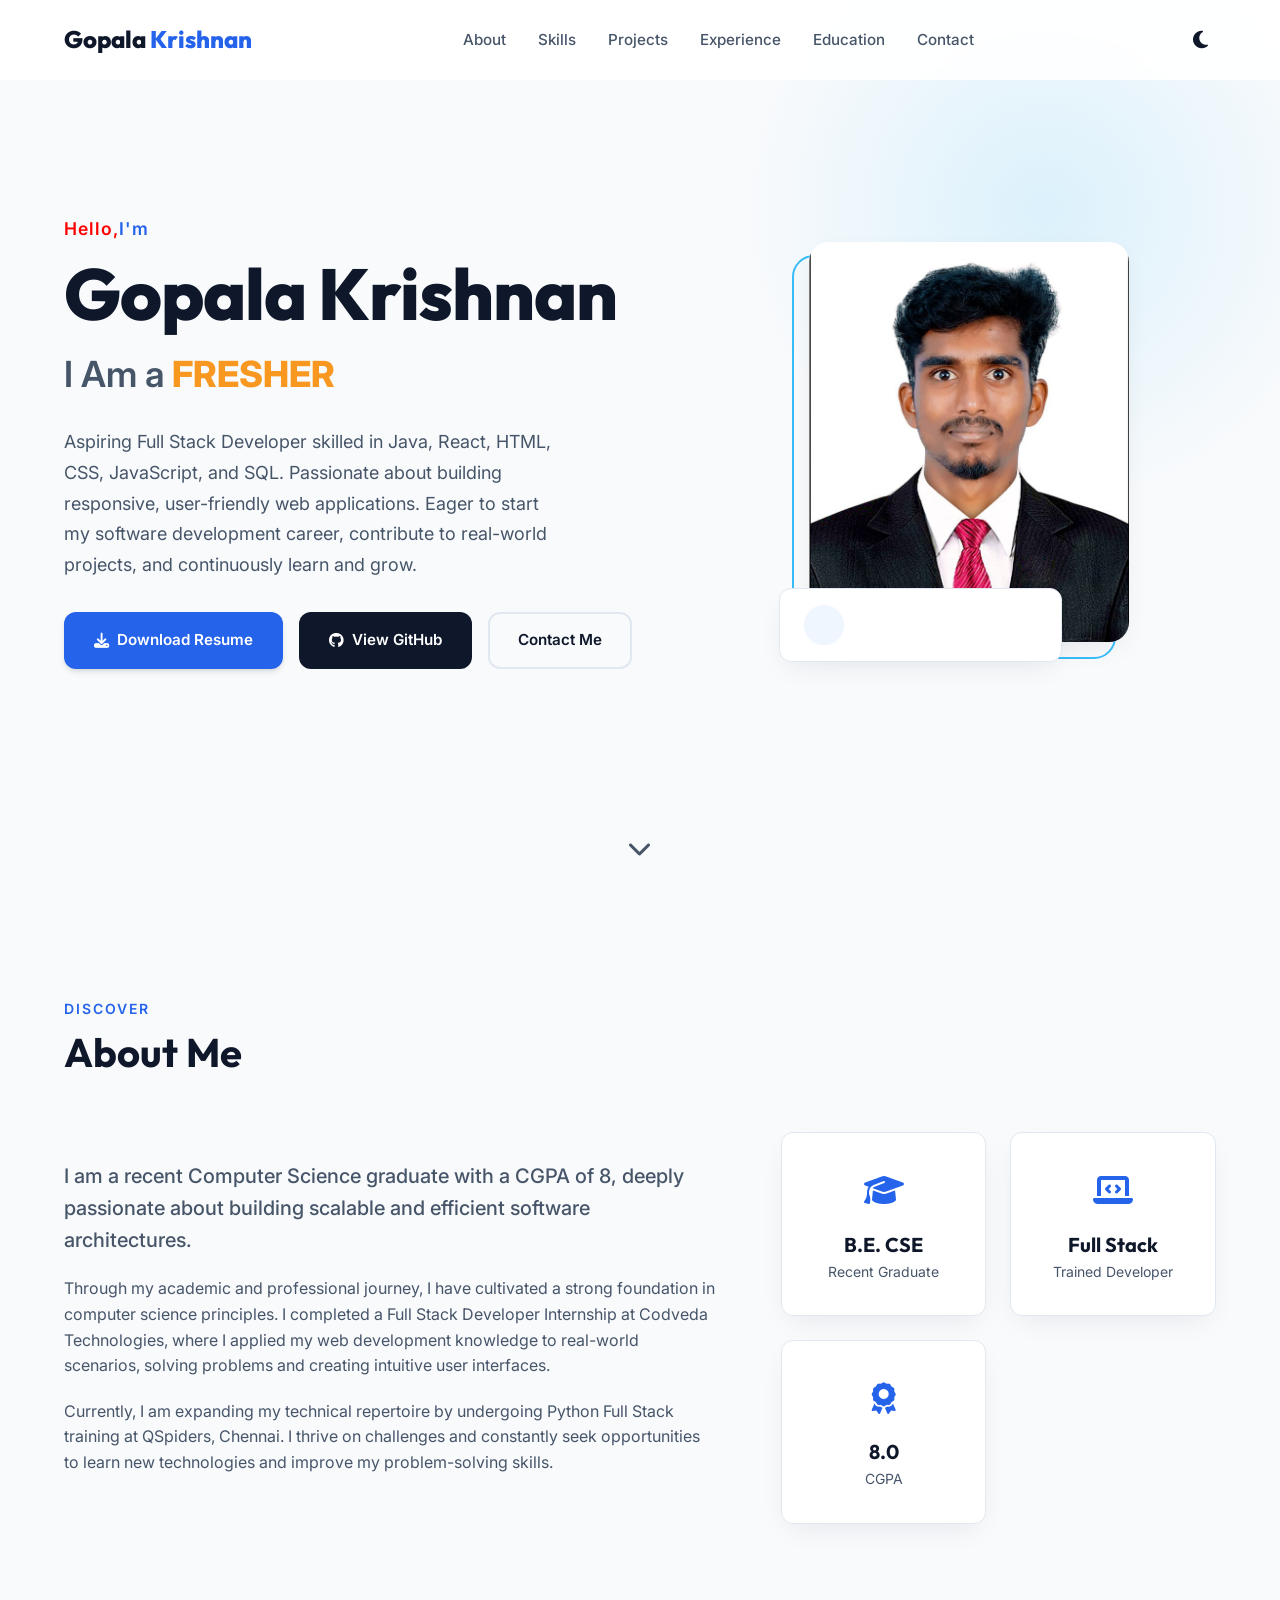
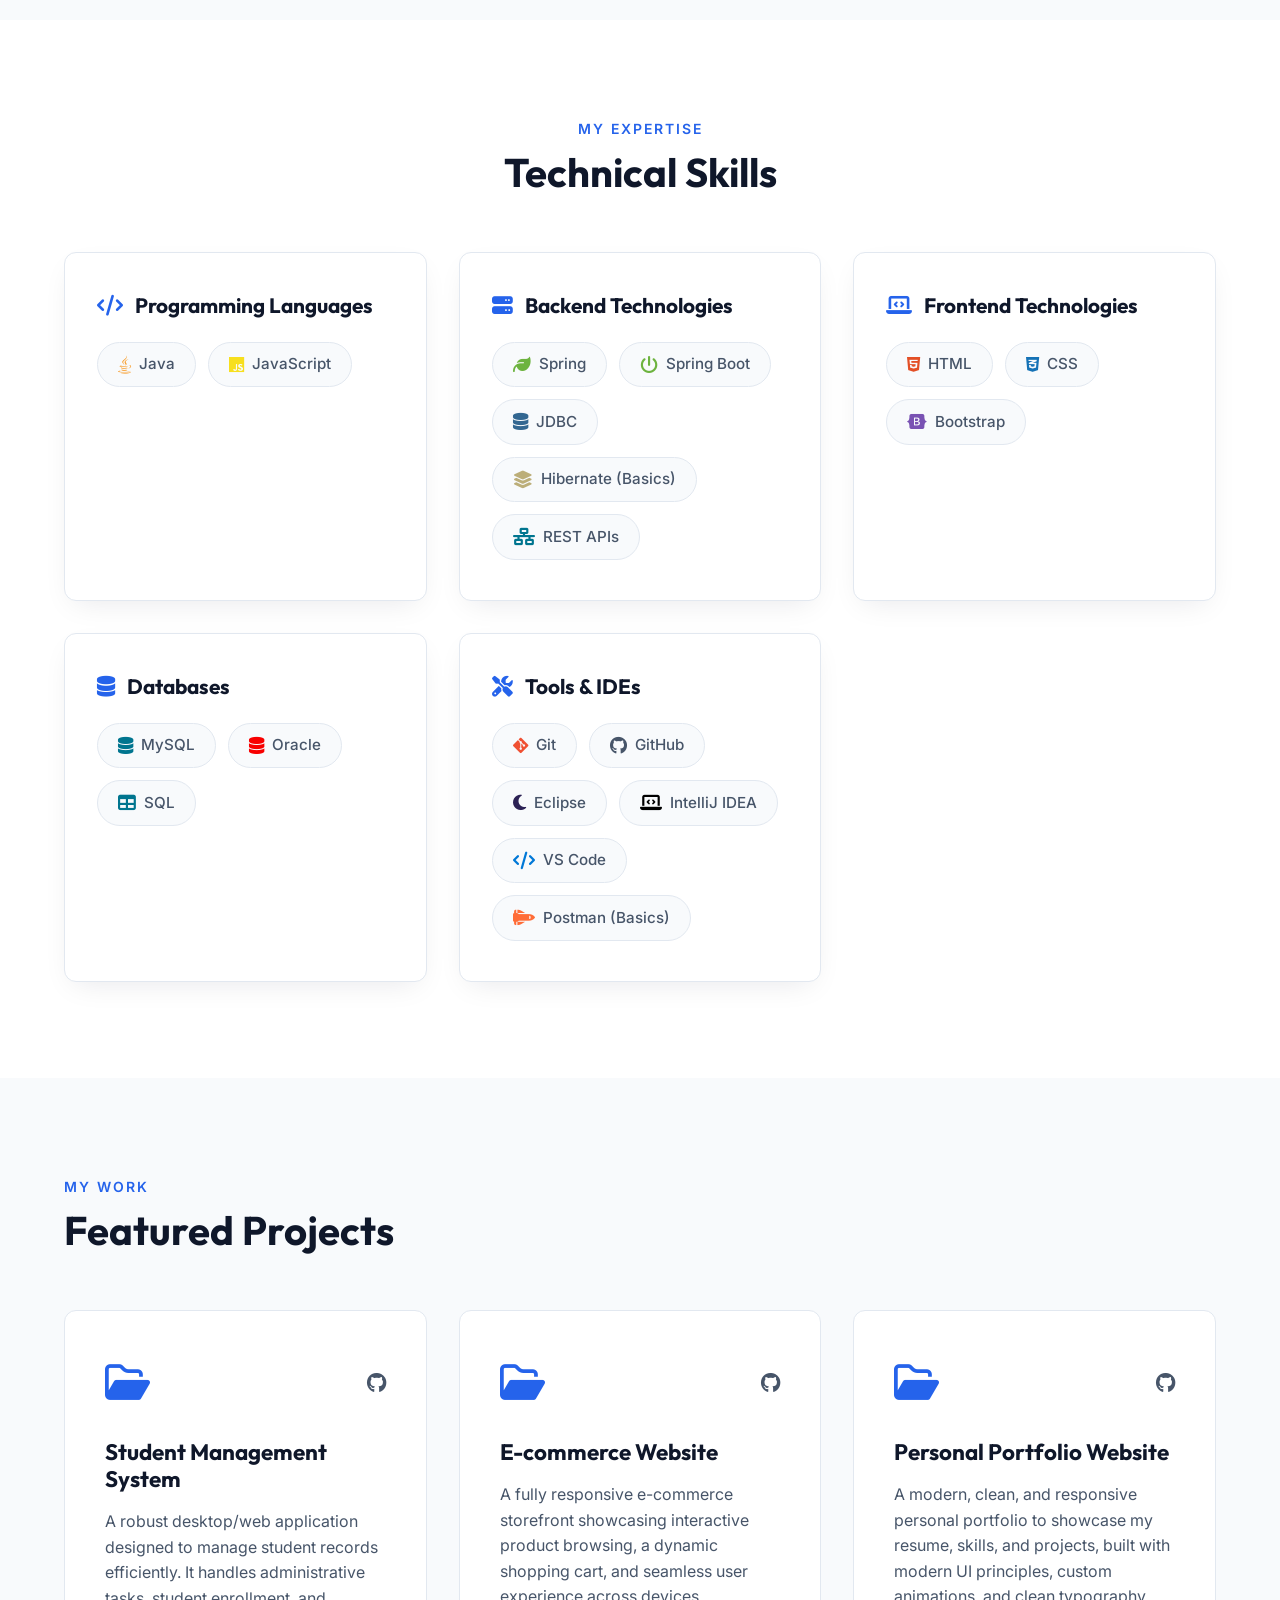
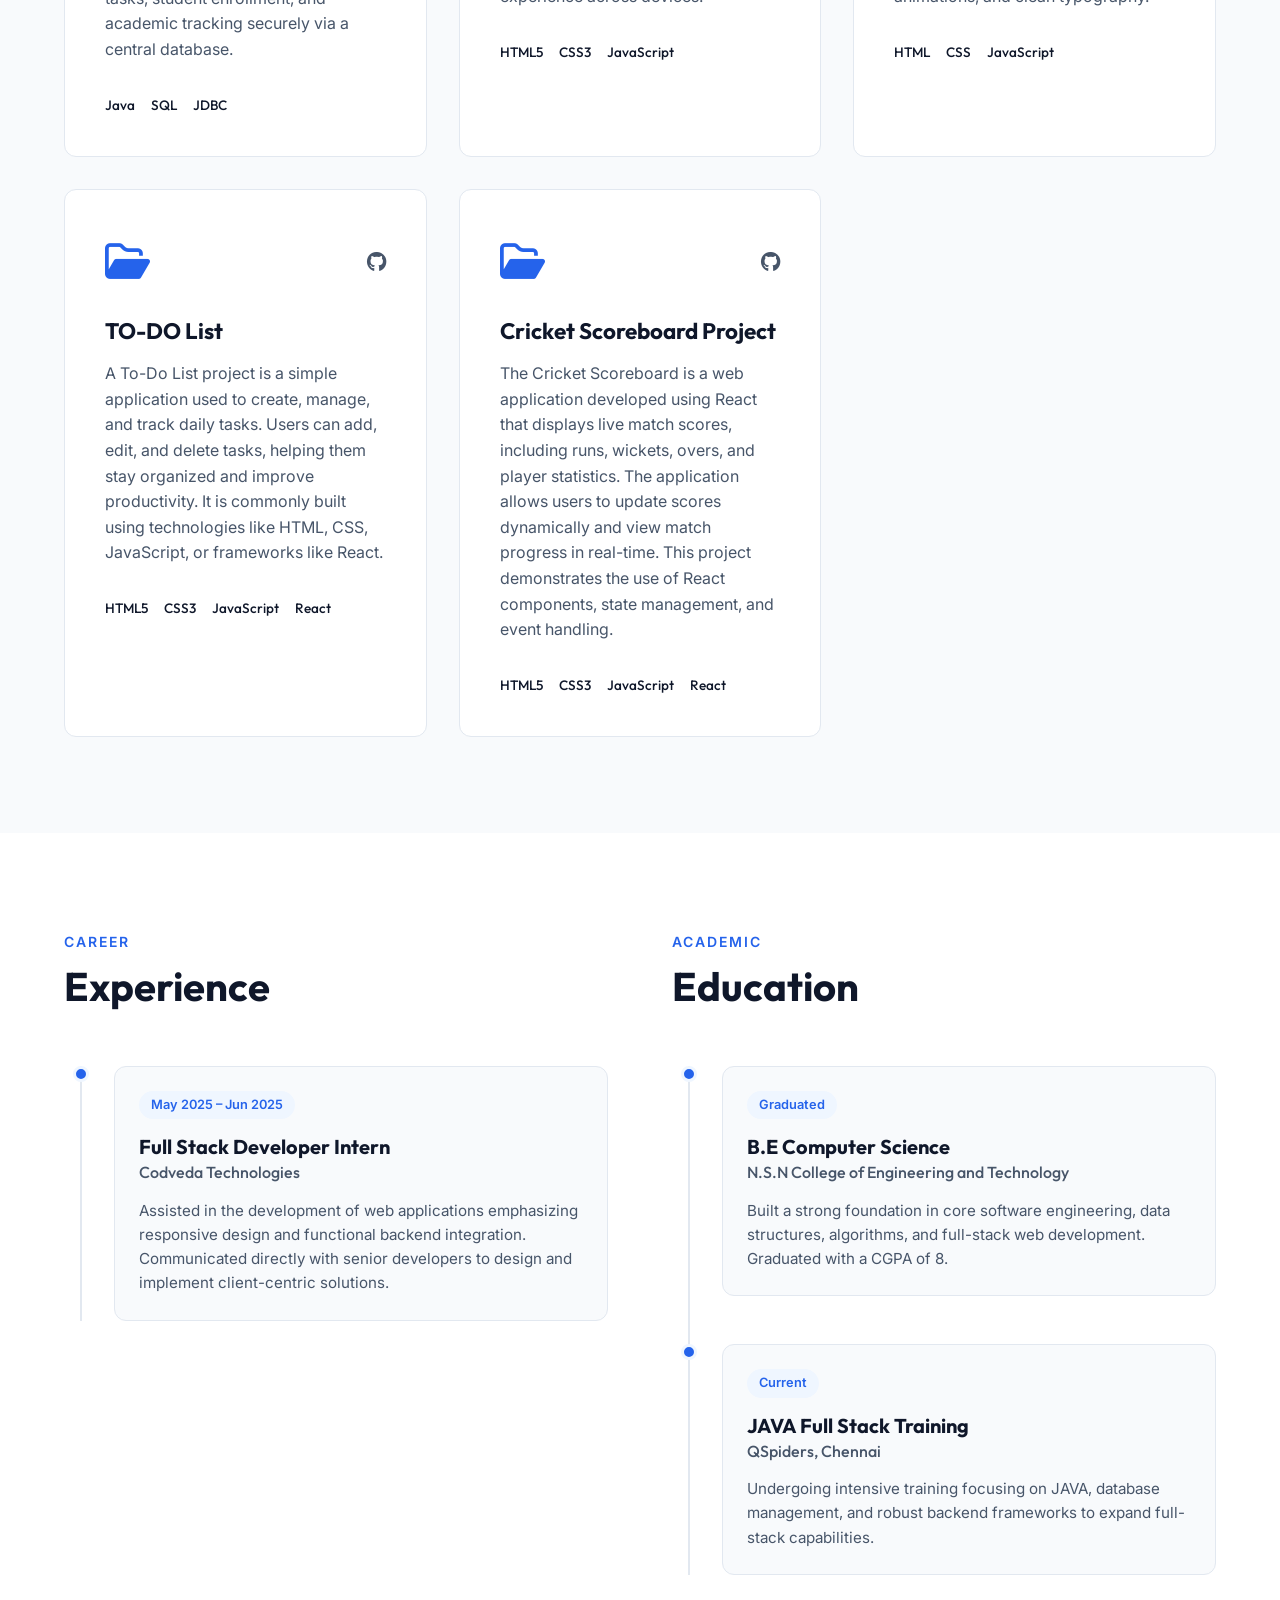
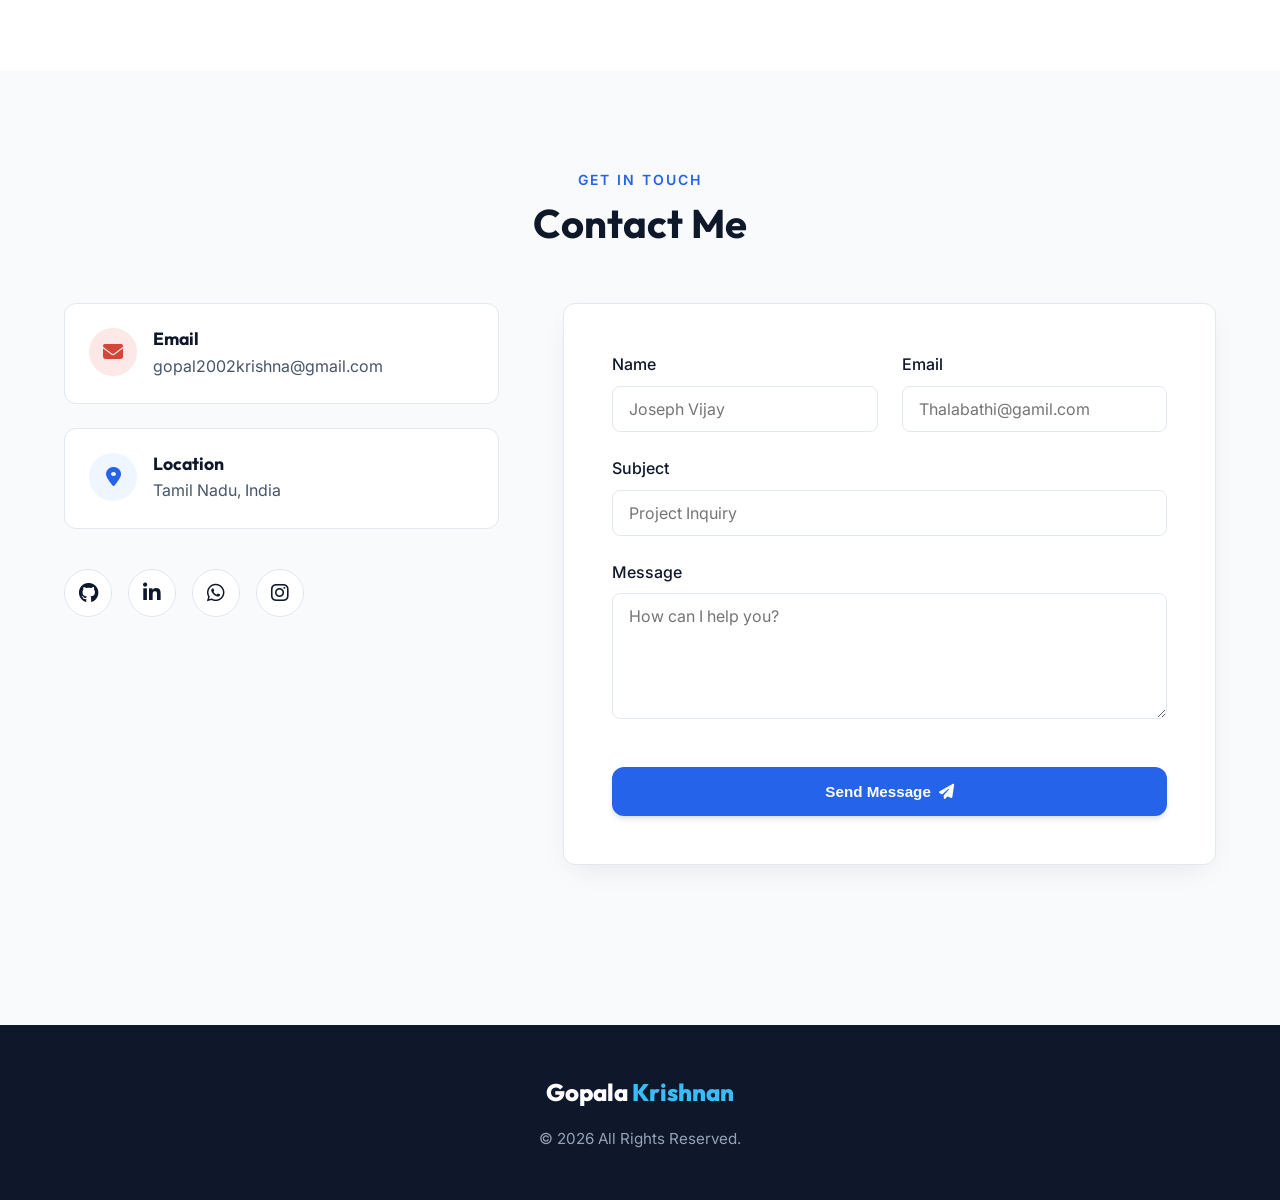
<file: index.html>
<!doctype html>
<html lang="en">
  <head>
    <meta charset="UTF-8" />
    <meta name="viewport" content="width=device-width, initial-scale=1.0" />
    <meta
      name="description"
      content="Gopala Krishnan - Java Full Stack Developer Portfolio. Skilled in Java, SQL, HTML, CSS and JavaScript."
    />
    <title>Gopala Krishnan | Java Full Stack Developer</title>

    <!-- Fonts -->
    <link rel="preconnect" href="https://fonts.googleapis.com" />
    <link rel="preconnect" href="https://fonts.gstatic.com" crossorigin />
    <link
      href="https://fonts.googleapis.com/css2?family=Inter:wght@300;400;500;600&family=Outfit:wght@400;600;700;800&display=swap"
      rel="stylesheet"
    />

    <!-- Icons -->
    <link
      rel="stylesheet"
      href="https://cdnjs.cloudflare.com/ajax/libs/font-awesome/6.4.0/css/all.min.css"
    />

    <!-- CSS -->
    <link rel="stylesheet" href="styles.css" />
  </head>

  <body>
    <!-- Navbar -->
    <header class="header">
      <nav class="navbar container">
        <a href="#" class="logo">Gopala <span>Krishnan</span></a>
        <ul class="nav-links">
          <li><a href="#about" class="nav-link">About</a></li>
          <li><a href="#skills" class="nav-link">Skills</a></li>
          <li><a href="#projects" class="nav-link">Projects</a></li>
          <li><a href="#experience" class="nav-link">Experience</a></li>
          <li><a href="#education" class="nav-link">Education</a></li>
          <li><a href="#contact" class="nav-link">Contact</a></li>
        </ul>

        <div class="nav-actions">
          <button
            id="theme-toggle"
            class="theme-toggle-btn"
            aria-label="Toggle Theme"
          >
            <i class="fas fa-moon"></i>
          </button>
          <div class="menu-toggle" id="mobile-menu">
            <i class="fas fa-bars"></i>
          </div>
        </div>
      </nav>
    </header>

    <main>
      <!-- Hero Section -->
      <section id="hero" class="hero section">
        <div class="container hero-container">
          <div class="hero-content" data-reveal="left">
            <span class="greeting">Hello, </span
            ><span class="greeting1">I'm</span>
            <h1 class="hero-title">Gopala Krishnan</h1>
            <!-- <h2 class=>Java Full Stack Developer</h2> -->
            <div class="hero-role-wrapper">
              <span class="role-prefix">I Am a</span>
              <div class="hero-role">
                <span class="typed-text">FRESHER</span>
                <span class="typed-text">CODER</span>
                <span class="typed-text">DEVELOPER</span>
                <span class="typed-text">PROGRAMMER</span>
                <span class="typed-text">DESIGNER</span>
                <span class="typed-text">FRESHER</span>
              </div>
            </div>
            <p class="hero-tagline">
              Aspiring Full Stack Developer skilled in Java, React, HTML, CSS,
              JavaScript, and SQL. Passionate about building responsive,
              user-friendly web applications. Eager to start my software
              development career, contribute to real-world projects, and
              continuously learn and grow.
            </p>

            <div class="btn-group">
              <a
                href="Gopalakrishnan.v.pdf"
                target="_blank"
                class="btn btn-primary btn-ripple"
              >
                <i class="fas fa-download"></i> Download Resume
              </a>
              <a
                href="https://github.com/Gopalakrishnan2002"
                target="_blank"
                class="btn btn-secondary btn-ripple"
              >
                <i class="fab fa-github"></i> View GitHub
              </a>
              <a href="#contact" class="btn btn-outline btn-ripple"
                >Contact Me</a
              >
            </div>
          </div>
          <div class="hero-image-wrapper" data-reveal="right">
            <div class="hero-image-frame">
              <img
                src="gopalakrishnannnn_11zon.jpeg"
                alt="Gopala Krishnan"
                class="hero-img"
                onerror="
                  this.src =
                    'https://via.placeholder.com/400x400.png?text=Profile+Image'
                "
              />
              <div class="experience-badge">
                <span class="badge-icon"
                  ><i id="role-icon" class="fas fa-code"></i
                ></span>
                <!-- <span class="badge-text">Full Stack<br>Developer</span> -->
                <span id="role" class="fade-text"></span>
              </div>
            </div>
          </div>
        </div>
        <div class="scroll-down">
          <a href="#about"><i class="fas fa-chevron-down"></i></a>
        </div>
      </section>

      <!-- About Section -->
      <section id="about" class="about section">
        <div class="container">
          <div class="section-title-wrap" data-reveal="up">
            <span class="subtitle">Discover</span>
            <h2 class="section-title">About Me</h2>
          </div>

          <div class="about-grid">
            <div class="about-text" data-reveal="left">
              <p class="lead-text">
                I am a recent Computer Science graduate with a CGPA of 8, deeply
                passionate about building scalable and efficient software
                architectures.
              </p>
              <p>
                Through my academic and professional journey, I have cultivated
                a strong foundation in computer science principles. I completed
                a Full Stack Developer Internship at Codveda Technologies, where
                I applied my web development knowledge to real-world scenarios,
                solving problems and creating intuitive user interfaces.
              </p>
              <p>
                Currently, I am expanding my technical repertoire by undergoing
                Python Full Stack training at QSpiders, Chennai. I thrive on
                challenges and constantly seek opportunities to learn new
                technologies and improve my problem-solving skills.
              </p>
            </div>
            <div class="about-stats" data-reveal="right">
              <div class="stat-card">
                <div class="stat-icon">
                  <i class="fas fa-graduation-cap"></i>
                </div>
                <h3>B.E. CSE</h3>
                <p>Recent Graduate</p>
              </div>
              <div class="stat-card">
                <div class="stat-icon"><i class="fas fa-laptop-code"></i></div>
                <h3>Full Stack</h3>
                <p>Trained Developer</p>
              </div>
              <div class="stat-card">
                <div class="stat-icon"><i class="fas fa-award"></i></div>
                <h3>8.0</h3>
                <p>CGPA</p>
              </div>
            </div>
          </div>
        </div>
      </section>

      <!-- Skills Section -->
      <section id="skills" class="skills section bg-light">
        <div class="container">
          <div class="section-title-wrap text-center" data-reveal="up">
            <span class="subtitle">My Expertise</span>
            <h2 class="section-title">Technical Skills</h2>
          </div>

          <div class="skills-wrapper" data-reveal="up">
            <!-- Programming Languages -->
            <div class="skills-category">
              <h3 class="category-title">
                <i class="fas fa-code"></i> Programming Languages
              </h3>
              <div class="category-skills">
                <span class="skill-tag"
                  ><i class="fab fa-java java-color"></i> Java</span
                >
                <span class="skill-tag"
                  ><i class="fab fa-js js-color"></i> JavaScript</span
                >
              </div>
            </div>

            <!-- Backend Technologies -->
            <div class="skills-category">
              <h3 class="category-title">
                <i class="fas fa-server"></i> Backend Technologies
              </h3>
              <div class="category-skills">
                <span class="skill-tag"
                  ><i class="fas fa-leaf" style="color: #6db33f"></i>
                  Spring</span
                >
                <span class="skill-tag"
                  ><i class="fas fa-power-off" style="color: #6db33f"></i>
                  Spring Boot</span
                >
                <span class="skill-tag"
                  ><i class="fas fa-database db-color"></i> JDBC</span
                >
                <span class="skill-tag"
                  ><i class="fas fa-layer-group" style="color: #bcae79"></i>
                  Hibernate (Basics)</span
                >
                <span class="skill-tag"
                  ><i class="fas fa-network-wired" style="color: #00758f"></i>
                  REST APIs</span
                >
              </div>
            </div>

            <!-- Frontend Technologies -->
            <div class="skills-category">
              <h3 class="category-title">
                <i class="fas fa-laptop-code"></i> Frontend Technologies
              </h3>
              <div class="category-skills">
                <span class="skill-tag"
                  ><i class="fab fa-html5 html-color"></i> HTML</span
                >
                <span class="skill-tag"
                  ><i class="fab fa-css3-alt css-color"></i> CSS</span
                >
                <span class="skill-tag"
                  ><i class="fab fa-bootstrap" style="color: #7952b3"></i>
                  Bootstrap</span
                >
              </div>
            </div>

            <!-- Databases -->
            <div class="skills-category">
              <h3 class="category-title">
                <i class="fas fa-database"></i> Databases
              </h3>
              <div class="category-skills">
                <span class="skill-tag"
                  ><i class="fas fa-database sql-color"></i> MySQL</span
                >
                <span class="skill-tag"
                  ><i class="fas fa-database" style="color: #f80000"></i>
                  Oracle</span
                >
                <span class="skill-tag"
                  ><i class="fas fa-table sql-color"></i> SQL</span
                >
              </div>
            </div>

            <!-- Tools & IDEs -->
            <div class="skills-category">
              <h3 class="category-title">
                <i class="fas fa-tools"></i> Tools & IDEs
              </h3>
              <div class="category-skills">
                <span class="skill-tag"
                  ><i class="fab fa-git-alt git-color"></i> Git</span
                >
                <span class="skill-tag"
                  ><i class="fab fa-github"></i> GitHub</span
                >
                <span class="skill-tag"
                  ><i class="fas fa-moon" style="color: #2c2255"></i>
                  Eclipse</span
                >
                <span class="skill-tag"
                  ><i class="fas fa-laptop-code" style="color: #000000"></i>
                  IntelliJ IDEA</span
                >
                <span class="skill-tag"
                  ><i class="fas fa-code" style="color: #0078d7"></i> VS
                  Code</span
                >
                <span class="skill-tag"
                  ><i class="fas fa-space-shuttle" style="color: #ff6c37"></i>
                  Postman (Basics)</span
                >
              </div>
            </div>
          </div>
        </div>
      </section>

      <!-- Projects Section -->
      <section id="projects" class="projects section">
        <div class="container">
          <div class="section-title-wrap" data-reveal="up">
            <span class="subtitle">My Work</span>
            <h2 class="section-title">Featured Projects</h2>
          </div>

          <div class="projects-grid">
            <!-- Project 1 -->
            <div class="project-card" data-reveal="up">
              <div class="project-content">
                <div class="project-header">
                  <div class="project-folder">
                    <i class="far fa-folder-open"></i>
                  </div>
                  <div class="project-links">
                    <a href="#" aria-label="GitHub Link"
                      ><i class="fab fa-github"></i
                    ></a>
                  </div>
                </div>
                <h3 class="project-title">Student Management System</h3>
                <p class="project-desc">
                  A robust desktop/web application designed to manage student
                  records efficiently. It handles administrative tasks, student
                  enrollment, and academic tracking securely via a central
                  database.
                </p>
                <div class="project-tech">
                  <span>Java</span>
                  <span>SQL</span>
                  <span>JDBC</span>
                </div>
              </div>
            </div>

            <!-- Project 2 -->
            <div
              class="project-card"
              data-reveal="up"
              style="transition-delay: 100ms"
            >
              <div class="project-content">
                <div class="project-header">
                  <div class="project-folder">
                    <i class="far fa-folder-open"></i>
                  </div>
                  <div class="project-links">
                    <a href="#" aria-label="GitHub Link"
                      ><i class="fab fa-github"></i
                    ></a>
                  </div>
                </div>
                <h3 class="project-title">E-commerce Website</h3>
                <p class="project-desc">
                  A fully responsive e-commerce storefront showcasing
                  interactive product browsing, a dynamic shopping cart, and
                  seamless user experience across devices.
                </p>
                <div class="project-tech">
                  <span>HTML5</span>
                  <span>CSS3</span>
                  <span>JavaScript</span>
                </div>
              </div>
            </div>

            <!-- Project 3 -->
            <div
              class="project-card"
              data-reveal="up"
              style="transition-delay: 200ms"
            >
              <div class="project-content">
                <div class="project-header">
                  <div class="project-folder">
                    <i class="far fa-folder-open"></i>
                  </div>
                  <div class="project-links">
                    <a href="#" aria-label="GitHub Link"
                      ><i class="fab fa-github"></i
                    ></a>
                  </div>
                </div>
                <h3 class="project-title">Personal Portfolio Website</h3>
                <p class="project-desc">
                  A modern, clean, and responsive personal portfolio to showcase
                  my resume, skills, and projects, built with modern UI
                  principles, custom animations, and clean typography.
                </p>
                <div class="project-tech">
                  <span>HTML</span>
                  <span>CSS</span>
                  <span>JavaScript</span>
                </div>
              </div>
            </div>

            <!-- Project 4 -->
            <div
              class="project-card"
              data-reveal="up"
              style="transition-delay: 100ms"
            >
              <div class="project-content">
                <div class="project-header">
                  <div class="project-folder">
                    <i class="far fa-folder-open"></i>
                  </div>
                  <div class="project-links">
                    <a href="#" aria-label="GitHub Link"
                      ><i class="fab fa-github"></i
                    ></a>
                  </div>
                </div>
                <h3 class="project-title">TO-DO List</h3>
                <p class="project-desc">
                  A To-Do List project is a simple application used to create,
                  manage, and track daily tasks. Users can add, edit, and delete
                  tasks, helping them stay organized and improve productivity.
                  It is commonly built using technologies like HTML, CSS,
                  JavaScript, or frameworks like React.
                </p>
                <div class="project-tech">
                  <span>HTML5</span>
                  <span>CSS3</span>
                  <span>JavaScript</span>
                  <span>React</span>
                </div>
              </div>
            </div>

            <!-- Project 5 -->
            <div
              class="project-card"
              data-reveal="up"
              style="transition-delay: 100ms"
            >
              <div class="project-content">
                <div class="project-header">
                  <div class="project-folder">
                    <i class="far fa-folder-open"></i>
                  </div>
                  <div class="project-links">
                    <a href="#" aria-label="GitHub Link"
                      ><i class="fab fa-github"></i
                    ></a>
                  </div>
                </div>
                <h3 class="project-title">Cricket Scoreboard Project</h3>
                <p class="project-desc">
                  The Cricket Scoreboard is a web application developed using
                  React that displays live match scores, including runs,
                  wickets, overs, and player statistics. The application allows
                  users to update scores dynamically and view match progress in
                  real-time. This project demonstrates the use of React
                  components, state management, and event handling.
                </p>
                <div class="project-tech">
                  <span>HTML5</span>
                  <span>CSS3</span>
                  <span>JavaScript</span>
                  <span>React</span>
                </div>
              </div>
            </div>
          </div>
        </div>
      </section>

      <!-- Experience & Education Section -->
      <section id="resume-section" class="bg-light section">
        <div class="container dual-col-grid">
          <!-- Experience -->
          <div class="timeline-container" id="experience" data-reveal="left">
            <div class="section-title-wrap">
              <span class="subtitle">Career</span>
              <h2 class="section-title">Experience</h2>
            </div>

            <div class="timeline">
              <div class="timeline-item">
                <div class="timeline-dot"></div>
                <div class="timeline-content">
                  <span class="timeline-date">May 2025 – Jun 2025</span>
                  <h3 class="timeline-title">Full Stack Developer Intern</h3>
                  <h4 class="timeline-subtitle">Codveda Technologies</h4>
                  <p class="timeline-desc">
                    Assisted in the development of web applications emphasizing
                    responsive design and functional backend integration.
                    Communicated directly with senior developers to design and
                    implement client-centric solutions.
                  </p>
                </div>
              </div>
            </div>
          </div>

          <!-- Education -->
          <div class="timeline-container" id="education" data-reveal="right">
            <div class="section-title-wrap">
              <span class="subtitle">Academic</span>
              <h2 class="section-title">Education</h2>
            </div>

            <div class="timeline">
              <div class="timeline-item">
                <div class="timeline-dot"></div>
                <div class="timeline-content">
                  <span class="timeline-date">Graduated</span>
                  <h3 class="timeline-title">B.E Computer Science</h3>
                  <h4 class="timeline-subtitle">
                    N.S.N College of Engineering and Technology
                  </h4>
                  <p class="timeline-desc">
                    Built a strong foundation in core software engineering, data
                    structures, algorithms, and full-stack web development.
                    Graduated with a CGPA of 8.
                  </p>
                </div>
              </div>
              <div class="timeline-item">
                <div class="timeline-dot"></div>
                <div class="timeline-content">
                  <span class="timeline-date">Current</span>
                  <h3 class="timeline-title">JAVA Full Stack Training</h3>
                  <h4 class="timeline-subtitle">QSpiders, Chennai</h4>
                  <p class="timeline-desc">
                    Undergoing intensive training focusing on JAVA, database
                    management, and robust backend frameworks to expand
                    full-stack capabilities.
                  </p>
                </div>
              </div>
            </div>
          </div>
        </div>
      </section>

      <!-- Contact Section -->
      <section id="contact" class="contact section">
        <div class="container">
          <div class="section-title-wrap text-center" data-reveal="up">
            <span class="subtitle">Get In Touch</span>
            <h2 class="section-title">Contact Me</h2>
          </div>

          <div class="contact-wrapper">
            <div class="contact-info" data-reveal="left">
              <div class="contact-card">
                <div class="contact-icon email-icon">
                  <i class="fas fa-envelope"></i>
                </div>
                <div class="contact-details">
                  <h3>Email</h3>
                  <a href="mailto:gopal2002krishna@gmail.com"
                    >gopal2002krishna@gmail.com</a
                  >
                </div>
              </div>
              <div class="contact-card">
                <div class="contact-icon">
                  <i class="fas fa-map-marker-alt"></i>
                </div>
                <div class="contact-details">
                  <h3>Location</h3>
                  <p>Tamil Nadu, India</p>
                </div>
              </div>
              <div class="contact-social">
                <a
                  href="https://github.com/Gopalakrishnan2002"
                  target="_blank"
                  class="social-btn github"
                  ><i class="fab fa-github"></i
                ></a>
                <a
                  href="https://www.linkedin.com/in/gopalakrishnan02/"
                  target="_blank"
                  class="social-btn linkedin"
                  ><i class="fab fa-linkedin-in"></i
                ></a>
                <a
                  href="https://wa.me/919626827331"
                  target="_blank"
                  class="social-btn whatsapp"
                  ><i class="fab fa-whatsapp"></i
                ></a>
                <a
                  href="https://www.instagram.com/"
                  target="_blank"
                  class="social-btn instagram"
                  ><i class="fab fa-instagram"></i
                ></a>
              </div>
            </div>

            <div class="contact-form-container" data-reveal="right">
              <form id="contactForm" class="contact-form">
                <div class="form-row">
                  <div class="form-group">
                    <label for="name">Name</label>
                    <input
                      type="text"
                      id="name"
                      placeholder="Joseph Vijay"
                      required
                    />
                  </div>
                  <div class="form-group">
                    <label for="email">Email</label>
                    <input
                      type="email"
                      id="email"
                      placeholder="Thalabathi@gamil.com"
                      required
                    />
                  </div>
                </div>
                <div class="form-group">
                  <label for="subject">Subject</label>
                  <input
                    type="text"
                    id="subject"
                    placeholder="Project Inquiry"
                    required
                  />
                </div>
                <div class="form-group">
                  <label for="message">Message</label>
                  <textarea
                    id="message"
                    rows="5"
                    placeholder="How can I help you?"
                    required
                  ></textarea>
                </div>
                <button type="submit" class="btn btn-primary submit-btn">
                  Send Message <i class="fas fa-paper-plane"></i>
                </button>
              </form>
            </div>
          </div>
        </div>
      </section>
    </main>

    <footer class="footer">
      <div class="container footer-container">
        <div class="footer-logo">
          <a href="#" class="logo">Gopala <span>Krishnan</span></a>
        </div>
        <p class="copyright">
          &copy; <span id="year"></span> All Rights Reserved.
        </p>
      </div>
    </footer>

    <script src="script.js"></script>
  </body>
</html>
</file>
<file: styles.css>
:root {
    /* Color Palette */
    --primary: #2563EB;
    --primary-dark: #1D4ED8;
    --primary-light: #eff6ff;

    --secondary: #0F172A;
    --secondary-light: #1E293B;

    --accent: #38BDF8;

    --background: #F8FAFC;
    --surface: #FFFFFF;

    --text-main: #0F172A;
    --text-muted: #475569;
    --text-light: #94A3B8;

    --border: #E2E8F0;

    /* Variables */
    --transition: all 0.3s cubic-bezier(0.4, 0, 0.2, 1);
    --border-radius: 12px;
    --box-shadow: 0 10px 30px -10px rgba(15, 23, 42, 0.1);
    --box-shadow-hover: 0 20px 40px -15px rgba(37, 99, 235, 0.2);
}

[data-theme="dark"] {
    --primary-light: #1E293B;
    --secondary: #F8FAFC;
    --secondary-light: #E2E8F0;
    --background: #020617;
    /* Very Dark Navy */
    --surface: #0F172A;
    /* Slate 900 */
    --text-main: #F1F5F9;
    --text-muted: #94A3B8;
    --text-light: #64748B;
    --border: #1E293B;
    --box-shadow: 0 10px 30px -10px rgba(0, 0, 0, 0.5);
}

.nav-actions {
    display: flex;
    align-items: center;
    gap: 1.5rem;
    order: 2;
}

.theme-toggle-btn {
    background: none;
    border: none;
    cursor: pointer;
    font-size: 1.25rem;
    color: var(--secondary);
    transition: var(--transition);
    padding: 0.5rem;
    display: flex;
    align-items: center;
    justify-content: center;
}

.theme-toggle-btn:hover {
    color: var(--primary);
    transform: rotate(15deg);
}

[data-theme="dark"] .header {
    background-color: rgba(15, 23, 42, 0.9);
}

[data-theme="dark"] .bg-light {
    background-color: var(--surface);
}

[data-theme="dark"] .timeline-content {
    background-color: var(--background);
}

[data-theme="dark"] .card,
[data-theme="dark"] .project-card,
[data-theme="dark"] .skills-category,
[data-theme="dark"] .contact-card,
[data-theme="dark"] .contact-form-container {
    background-color: var(--surface);
    border-color: var(--border);
}

* {
    margin: 0;
    padding: 0;
    box-sizing: border-box;
}

html {
    scroll-behavior: smooth;
    scroll-padding-top: 80px;
}

body {
    font-family: 'Inter', sans-serif;
    background-color: var(--background);
    color: var(--text-main);
    line-height: 1.6;
    overflow-x: hidden;
}

h1,
h2,
h3,
h4,
h5,
h6 {
    font-family: 'Outfit', sans-serif;
    color: var(--secondary);
    line-height: 1.2;
}

a {
    text-decoration: none;
    color: inherit;
    transition: var(--transition);
}

ul {
    list-style: none;
}

.container {
    max-width: 1200px;
    margin: 0 auto;
    padding: 0 1.5rem;
    width: 100%;
}

.section {
    padding: 6rem 0;
}

.bg-light {
    background-color: var(--surface);
}

.text-center {
    text-align: center;
}

/* Typography styles */
.section-title-wrap {
    margin-bottom: 3.5rem;
}

.subtitle {
    display: inline-block;
    color: var(--primary);
    font-size: 0.875rem;
    font-weight: 600;
    text-transform: uppercase;
    letter-spacing: 2px;
    margin-bottom: 0.5rem;
}

.section-title {
    font-size: clamp(2rem, 5vw, 2.5rem);
    font-weight: 700;
}

/* Header & Nav */
.header {
    position: fixed;
    top: 0;
    left: 0;
    width: 100%;
    height: 80px;
    background-color: rgba(255, 255, 255, 0.9);
    backdrop-filter: blur(10px);
    border-bottom: 1px solid transparent;
    z-index: 1000;
    transition: var(--transition);
}

.header.scrolled {
    border-bottom: 1px solid var(--border);
    box-shadow: 0 4px 6px -1px rgba(0, 0, 0, 0.05);
}

.navbar {
    display: flex;
    justify-content: space-between;
    align-items: center;
    height: 100%;
}

.logo {
    font-family: 'Outfit', sans-serif;
    font-size: 1.5rem;
    font-weight: 800;
    color: var(--secondary);
}

.logo span {
    color: var(--primary);
}

.nav-links {
    display: flex;
    gap: 2rem;
}

.nav-link {
    font-size: 0.95rem;
    font-weight: 500;
    color: var(--text-muted);
    position: relative;
}

.nav-link::after {
    content: '';
    position: absolute;
    width: 0;
    height: 2px;
    bottom: -4px;
    left: 0;
    background-color: var(--primary);
    transition: var(--transition);
}

.nav-link:hover,
.nav-link.active {
    color: var(--primary);
}

.nav-link:hover::after,
.nav-link.active::after {
    width: 100%;
}

.menu-toggle {
    display: none;
    font-size: 1.5rem;
    color: var(--secondary);
    cursor: pointer;
}

/* Buttons */
.btn-group {
    display: flex;
    flex-wrap: wrap;
    gap: 1rem;
    margin-top: 2rem;
}

.btn {
    display: inline-flex;
    align-items: center;
    justify-content: center;
    gap: 0.5rem;
    padding: 0.875rem 1.75rem;
    border-radius: var(--border-radius);
    font-weight: 600;
    font-size: 0.95rem;
    cursor: pointer;
    transition: var(--transition);
    border: 2px solid transparent;
}

.btn-primary {
    background-color: var(--primary);
    color: white;
    box-shadow: 0 4px 6px -1px rgba(0, 0, 0, 0.1), 0 2px 4px -1px rgba(0, 0, 0, 0.06);
}

.btn-primary:hover {
    background-color: var(--primary-dark);
    transform: translateY(-2px);
    box-shadow: 0 10px 15px -3px rgba(37, 99, 235, 0.4);
    color: white;
}

.btn-secondary {
    background-color: var(--secondary);
    color: white;
}

.btn-secondary:hover {
    background-color: var(--secondary-light);
    transform: translateY(-2px);
    box-shadow: 0 10px 15px -3px rgba(15, 23, 42, 0.4);
    color: white;
}

.btn-outline {
    background-color: transparent;
    border: 2px solid var(--border);
    color: var(--secondary);
}

.btn-outline:hover {
    border-color: var(--primary);
    color: var(--primary);
    transform: translateY(-2px);
    box-shadow: 0 10px 15px -3px rgba(37, 99, 235, 0.1);
}

.btn-ripple {
    position: relative;
    overflow: hidden;
}

.btn-ripple:active::after {
    content: "";
    position: absolute;
    width: 20px;
    height: 20px;
    top: 50%;
    left: 50%;
    background: rgba(255, 255, 255, 0.4);
    border-radius: 50%;
    transform: translate(-50%, -50%) scale(0);
    animation: ripple 0.6s linear;
}

@keyframes ripple {
    to {
        transform: translate(-50%, -50%) scale(20);
        opacity: 0;
    }
}

/* Hero Section */
.hero {
    min-height: 100vh;
    display: flex;
    align-items: center;
    padding-top: 80px;
    position: relative;
    overflow: hidden;
}

.hero::before {
    content: '';
    position: absolute;
    top: -10%;
    right: -5%;
    width: 600px;
    height: 600px;
    background: radial-gradient(circle, rgba(56, 189, 248, 0.15) 0%, transparent 70%);
    border-radius: 50%;
    z-index: 0;
}

.hero-container {
    display: grid;
    grid-template-columns: 1.2fr 1fr;
    align-items: center;
    gap: 4rem;
    position: relative;
    z-index: 1;
}

.greeting {
    display: inline-block;
    font-weight: 600;
    color: red;
    font-size: 1.1rem;
    margin-bottom: 0.5rem;
    letter-spacing: 1px;
}

.greeting1 {
    display: inline-block;
    font-weight: 600;
    color: var(--primary);
    font-size: 1.1rem;
    margin-bottom: 0.5rem;
    letter-spacing: 1px;
}

.hero-title {
    font-size: clamp(3rem, 7vw, 4.5rem);
    font-weight: 800;
    letter-spacing: -1px;
    margin-bottom: 0.5rem;
    color: var(--secondary);
}

.hero-role-wrapper {
    display: flex;
    align-items: center;
    flex-wrap: wrap;
    gap: 0.5rem;
    font-size: clamp(1.5rem, 3vw, 2.25rem);
    font-weight: 600;
    margin-bottom: 1.5rem;
    color: var(--text-muted);
}

.hero-role {
    position: relative;
    display: inline-block;
    height: 1.25em;
    /* Constrain height */
    vertical-align: bottom;
    overflow: hidden;
}

.hero-role .typed-text {
    display: block;
    animation: animatewords 10s infinite cubic-bezier(0.4, 0, 0.2, 0);
    line-height: 1.25em;
    font-weight: 800;
}

/* Different colors for each role */
.hero-role .typed-text:nth-child(1) {
    color: #f89820;
}

/* Orange */
.hero-role .typed-text:nth-child(2) {
    color: #38BDF8;
}

/* Accent / Light Blue */
.hero-role .typed-text:nth-child(3) {
    color: #6db33f;
}

/* Green */
.hero-role .typed-text:nth-child(4) {
    color: #8b5cf6;
}

/* Purple */
.hero-role .typed-text:nth-child(5) {
    color: #f43f5e;
}

/* Rose Red */
.hero-role .typed-text:nth-child(6) {
    color: #f89820;
}

/* Duplicated First */

@keyframes animatewords {

    0%,
    15% {
        transform: translateY(0%);
    }

    20%,
    35% {
        transform: translateY(-100%);
    }

    40%,
    55% {
        transform: translateY(-200%);
    }

    60%,
    75% {
        transform: translateY(-300%);
    }

    80%,
    95% {
        transform: translateY(-400%);
    }

    100% {
        transform: translateY(-500%);
    }
}

.hero-tagline {
    font-size: 1.125rem;
    color: var(--text-muted);
    max-width: 500px;
    line-height: 1.7;
}

.hero-image-wrapper {
    position: relative;
    display: flex;
    justify-content: center;
}

.hero-image-frame {
    position: relative;
    width: 320px;
    height: 400px;
    border-radius: 20px;
    background-color: var(--primary-light);
}

.hero-image-frame::after {
    content: '';
    position: absolute;
    inset: -2px;
    border: 2px solid var(--accent);
    border-radius: 22px;
    transform: translate(-15px, 15px);
    z-index: -1;
    transition: var(--transition);
}

.hero-image-frame:hover::after {
    transform: translate(0, 0);
}

.hero-img {
    width: 100%;
    height: 100%;
    object-fit: cover;
    border-radius: 20px;
    position: relative;
    z-index: 1;
    box-shadow: var(--box-shadow);
}

.experience-badge {
    position: absolute;
    bottom: -20px;
    left: -30px;
    background: var(--surface);
    padding: 1rem 1.5rem;
    border-radius: var(--border-radius);
    box-shadow: var(--box-shadow);
    display: flex;
    align-items: center;
    gap: 1rem;
    z-index: 2;
    border: 1px solid var(--border);
    animation: float 3s ease-in-out infinite;
}

.badge-icon {
    width: 40px;
    height: 40px;
    background: var(--primary-light);
    color: var(--primary);
    border-radius: 50%;
    display: flex;
    align-items: center;
    justify-content: center;
    font-size: 1.25rem;
}

.badge-text {
    font-weight: 600;
    font-size: 0.9rem;
    line-height: 1.3;
    color: var(--secondary);
}

.fade-text {
    font-size: 18px;
    font-weight: 600;
    transition: opacity 0.5s;
}

#role-icon {
    transition: opacity 0.5s;
}

@keyframes float {
    0% {
        transform: translateY(0px);
    }

    50% {
        transform: translateY(-10px);
    }

    100% {
        transform: translateY(0px);
    }
}

.scroll-down {
    position: absolute;
    bottom: 2rem;
    left: 50%;
    transform: translateX(-50%);
    animation: bounce 2s infinite;
}

.scroll-down a {
    color: var(--text-muted);
    font-size: 1.5rem;
}

@keyframes bounce {

    0%,
    20%,
    50%,
    80%,
    100% {
        transform: translateY(0);
    }

    40% {
        transform: translateY(-10px);
    }

    60% {
        transform: translateY(-5px);
    }
}

/* About Section */
.about-grid {
    display: grid;
    grid-template-columns: 1.5fr 1fr;
    gap: 4rem;
    align-items: center;
}

.lead-text {
    font-size: 1.25rem;
    color: var(--secondary);
    font-weight: 500;
    margin-bottom: 1.5rem;
}

.about-text p {
    color: var(--text-muted);
    margin-bottom: 1.25rem;
}

.about-stats {
    display: grid;
    grid-template-columns: repeat(2, 1fr);
    gap: 1.5rem;
}

.stat-card {
    background: var(--surface);
    padding: 2rem 1.5rem;
    border-radius: var(--border-radius);
    box-shadow: var(--box-shadow);
    text-align: center;
    border: 1px solid var(--border);
    transition: var(--transition);
}

.stat-card:hover {
    transform: translateY(-5px);
    box-shadow: var(--box-shadow-hover);
    border-color: var(--primary);
}

.stat-icon {
    font-size: 2rem;
    color: var(--primary);
    margin-bottom: 1rem;
}

.stat-card h3 {
    font-size: 1.25rem;
    margin-bottom: 0.25rem;
}

.stat-card p {
    font-size: 0.875rem;
    color: var(--text-muted);
}

/* Skills Section */
.skills-wrapper {
    display: grid;
    grid-template-columns: repeat(auto-fit, minmax(320px, 1fr));
    gap: 2rem;
    max-width: 1200px;
    margin: 0 auto;
}

.skills-category {
    background: var(--surface);
    padding: 2.5rem 2rem;
    border-radius: var(--border-radius);
    border: 1px solid var(--border);
    box-shadow: var(--box-shadow);
    transition: var(--transition);
}

.skills-category:hover {
    transform: translateY(-5px);
    box-shadow: var(--box-shadow-hover);
    border-color: var(--primary);
}

.category-title {
    font-size: 1.3rem;
    color: var(--secondary);
    margin-bottom: 1.5rem;
    display: flex;
    align-items: center;
    gap: 0.75rem;
}

.category-title i {
    color: var(--primary);
}

.category-skills {
    display: flex;
    flex-wrap: wrap;
    gap: 0.75rem;
}

.skill-tag {
    background: var(--background);
    color: var(--text-muted);
    padding: 0.6rem 1.25rem;
    border-radius: 30px;
    font-size: 0.95rem;
    font-weight: 500;
    border: 1px solid var(--border);
    transition: var(--transition);
    display: inline-flex;
    align-items: center;
    gap: 0.5rem;
}

.skill-tag i {
    font-size: 1.1rem;
}

.skill-tag:hover {
    background: var(--primary-light);
    color: var(--primary);
    border-color: var(--primary);
    transform: translateY(-2px);
}

/* Skill Icon Colors */
.java-color {
    color: #f89820;
}

.sql-color {
    color: #00758F;
}

.html-color {
    color: #E34F26;
}

.css-color {
    color: #1572B6;
}

.js-color {
    color: #F7DF1E;
}

.git-color {
    color: #F05032;
}

.db-color {
    color: #336791;
}

/* Projects Section */
.projects-grid {
    display: grid;
    grid-template-columns: repeat(auto-fit, minmax(320px, 1fr));
    gap: 2rem;
}

.project-card {
    background: var(--surface);
    border-radius: var(--border-radius);
    border: 1px solid var(--border);
    padding: 2.5rem;
    transition: var(--transition);
    height: 100%;
    display: flex;
    flex-direction: column;
}

.project-card:hover {
    transform: translateY(-8px);
    box-shadow: var(--box-shadow-hover);
    border-color: var(--accent);
}

.project-header {
    display: flex;
    justify-content: space-between;
    align-items: center;
    margin-bottom: 1.5rem;
}

.project-folder {
    font-size: 2.5rem;
    color: var(--primary);
}

.project-links a {
    color: var(--text-muted);
    font-size: 1.25rem;
}

.project-links a:hover {
    color: var(--primary);
}

.project-title {
    font-size: 1.4rem;
    margin-bottom: 1rem;
    transition: var(--transition);
}

.project-card:hover .project-title {
    color: var(--primary);
}

.project-desc {
    color: var(--text-muted);
    margin-bottom: 2rem;
    flex-grow: 1;
}

.project-tech {
    display: flex;
    flex-wrap: wrap;
    gap: 1rem;
    font-size: 0.85rem;
    color: var(--secondary);
    font-family: 'Outfit', sans-serif;
    font-weight: 500;
}

/* Experience & Education Section */
.dual-col-grid {
    display: grid;
    grid-template-columns: 1fr 1fr;
    gap: 4rem;
}

.timeline {
    position: relative;
    border-left: 2px solid var(--border);
    margin-left: 1rem;
}

.timeline-item {
    position: relative;
    padding-left: 2rem;
    margin-bottom: 3rem;
}

.timeline-item:last-child {
    margin-bottom: 0;
}

.timeline-dot {
    position: absolute;
    left: -9px;
    top: 0;
    width: 16px;
    height: 16px;
    border-radius: 50%;
    background: var(--primary);
    border: 3px solid var(--primary-light);
}

.timeline-content {
    background: var(--background);
    padding: 1.5rem;
    border-radius: var(--border-radius);
    border: 1px solid var(--border);
    transition: var(--transition);
}

.timeline-content:hover {
    border-color: var(--primary);
    box-shadow: var(--box-shadow);
}

.timeline-date {
    display: inline-block;
    padding: 0.25rem 0.75rem;
    background: var(--primary-light);
    color: var(--primary);
    border-radius: 20px;
    font-size: 0.8rem;
    font-weight: 600;
    margin-bottom: 1rem;
}

.timeline-title {
    font-size: 1.25rem;
    margin-bottom: 0.25rem;
}

.timeline-subtitle {
    font-size: 1rem;
    color: var(--text-muted);
    font-weight: 500;
    margin-bottom: 1rem;
}

.timeline-desc {
    color: var(--text-muted);
    font-size: 0.95rem;
}

/* Contact Section */
.contact-wrapper {
    display: grid;
    grid-template-columns: 1fr 1.5fr;
    gap: 4rem;
}

.contact-info {
    display: flex;
    flex-direction: column;
    gap: 1.5rem;
}

.contact-card {
    display: flex;
    align-items: flex-start;
    gap: 1rem;
    padding: 1.5rem;
    background: #FFFFFF;
    border-radius: var(--border-radius);
    border: 1px solid var(--border);
    transition: var(--transition);
}

.contact-card:hover {
    border-color: var(--primary);
    box-shadow: var(--box-shadow);
}

.contact-icon {
    width: 48px;
    height: 48px;
    background: var(--primary-light);
    color: var(--primary);
    display: flex;
    align-items: center;
    justify-content: center;
    border-radius: 50%;
    font-size: 1.25rem;
    flex-shrink: 0;
}

.contact-details h3 {
    font-size: 1.1rem;
    margin-bottom: 0.25rem;
}

.contact-details p,
.contact-details a {
    color: var(--text-muted);
}

.contact-details a:hover {
    color: var(--primary);
}

.contact-social {
    display: flex;
    gap: 1rem;
    margin-top: 1rem;
}

.social-btn {
    width: 48px;
    height: 48px;
    background: var(--surface);
    border: 1px solid var(--border);
    display: flex;
    align-items: center;
    justify-content: center;
    border-radius: 50%;
    color: var(--secondary);
    font-size: 1.25rem;
    transition: var(--transition);
}

.social-btn:hover {
    transform: translateY(-3px);
    color: white;
}

.social-btn.github:hover {
    background-color: #333;
    border-color: #333;
}

.social-btn.linkedin:hover {
    background-color: #0077B5;
    border-color: #0077B5;
}

.social-btn.whatsapp:hover {
    background-color: #25D366;
    border-color: #25D366;
}

.social-btn.instagram:hover {
    background-color: #E4405F;
    border-color: #E4405F;
}

.email-icon {
    background-color: #fce8e6 !important;
    color: #D44638 !important;
}

.contact-card:hover .email-icon {
    background-color: #D44638 !important;
    color: white !important;
}

.contact-card:hover .contact-icon:not(.email-icon) {
    background-color: var(--primary);
    color: white;
}

.contact-form-container {
    background: var(--surface);
    padding: 3rem;
    border-radius: var(--border-radius);
    border: 1px solid var(--border);
    box-shadow: var(--box-shadow);
}

.form-row {
    display: grid;
    grid-template-columns: 1fr 1fr;
    gap: 1.5rem;
}

.form-group {
    margin-bottom: 1.5rem;
}

.form-group label {
    display: block;
    margin-bottom: 0.5rem;
    color: var(--secondary);
    font-weight: 500;
}

.form-group input,
.form-group textarea {
    width: 100%;
    padding: 0.75rem 1rem;
    border: 1px solid var(--border);
    border-radius: 8px;
    font-family: inherit;
    font-size: 1rem;
    transition: var(--transition);
}

.form-group input:focus,
.form-group textarea:focus {
    outline: none;
    border-color: var(--primary);
    box-shadow: 0 0 0 3px var(--primary-light);
}

.submit-btn {
    width: 100%;
    margin-top: 1rem;
}

/* Footer Section */
.footer {
    padding: 3rem 0;
    background: var(--secondary);
    color: var(--surface);
    text-align: center;
    margin-top: 4rem;
}

.footer-logo .logo {
    color: white;
}

.footer-logo .logo span {
    color: var(--accent);
}

.copyright {
    margin-top: 1rem;
    color: var(--text-light);
    font-size: 0.95rem;
}

/* Reveal Animations */
[data-reveal] {
    opacity: 0;
    transition: all 0.8s ease-out;
}

[data-reveal="up"] {
    transform: translateY(30px);
}

[data-reveal="left"] {
    transform: translateX(-30px);
}

[data-reveal="right"] {
    transform: translateX(30px);
}

[data-reveal].visible {
    opacity: 1;
    transform: translate(0);
}

/* Responsive Styles */
@media (max-width: 992px) {
    .hero-container {
        grid-template-columns: 1fr;
        text-align: center;
        padding-top: 2rem;
    }

    .hero-content {
        order: 2;
    }

    .hero-image-wrapper {
        order: 1;
    }

    .hero::before {
        display: none;
    }

    .btn-group {
        justify-content: center;
    }

    .dual-col-grid {
        grid-template-columns: 1fr;
    }

    .contact-wrapper {
        grid-template-columns: 1fr;
    }
}

@media (max-width: 768px) {
    .menu-toggle {
        display: block;
    }

    .nav-links {
        position: fixed;
        top: 80px;
        left: -100%;
        width: 100%;
        height: calc(100vh - 80px);
        background: var(--surface);
        flex-direction: column;
        align-items: center;
        justify-content: center;
        transition: var(--transition);
    }

    .nav-links.active {
        left: 0;
    }

    .about-grid {
        grid-template-columns: 1fr;
    }

    .section-title {
        font-size: 2rem;
    }
}

@media (max-width: 480px) {
    .form-row {
        grid-template-columns: 1fr;
    }

    .hero-title {
        font-size: 2.5rem;
    }

    .about-stats {
        grid-template-columns: 1fr;
    }
}
</file>
